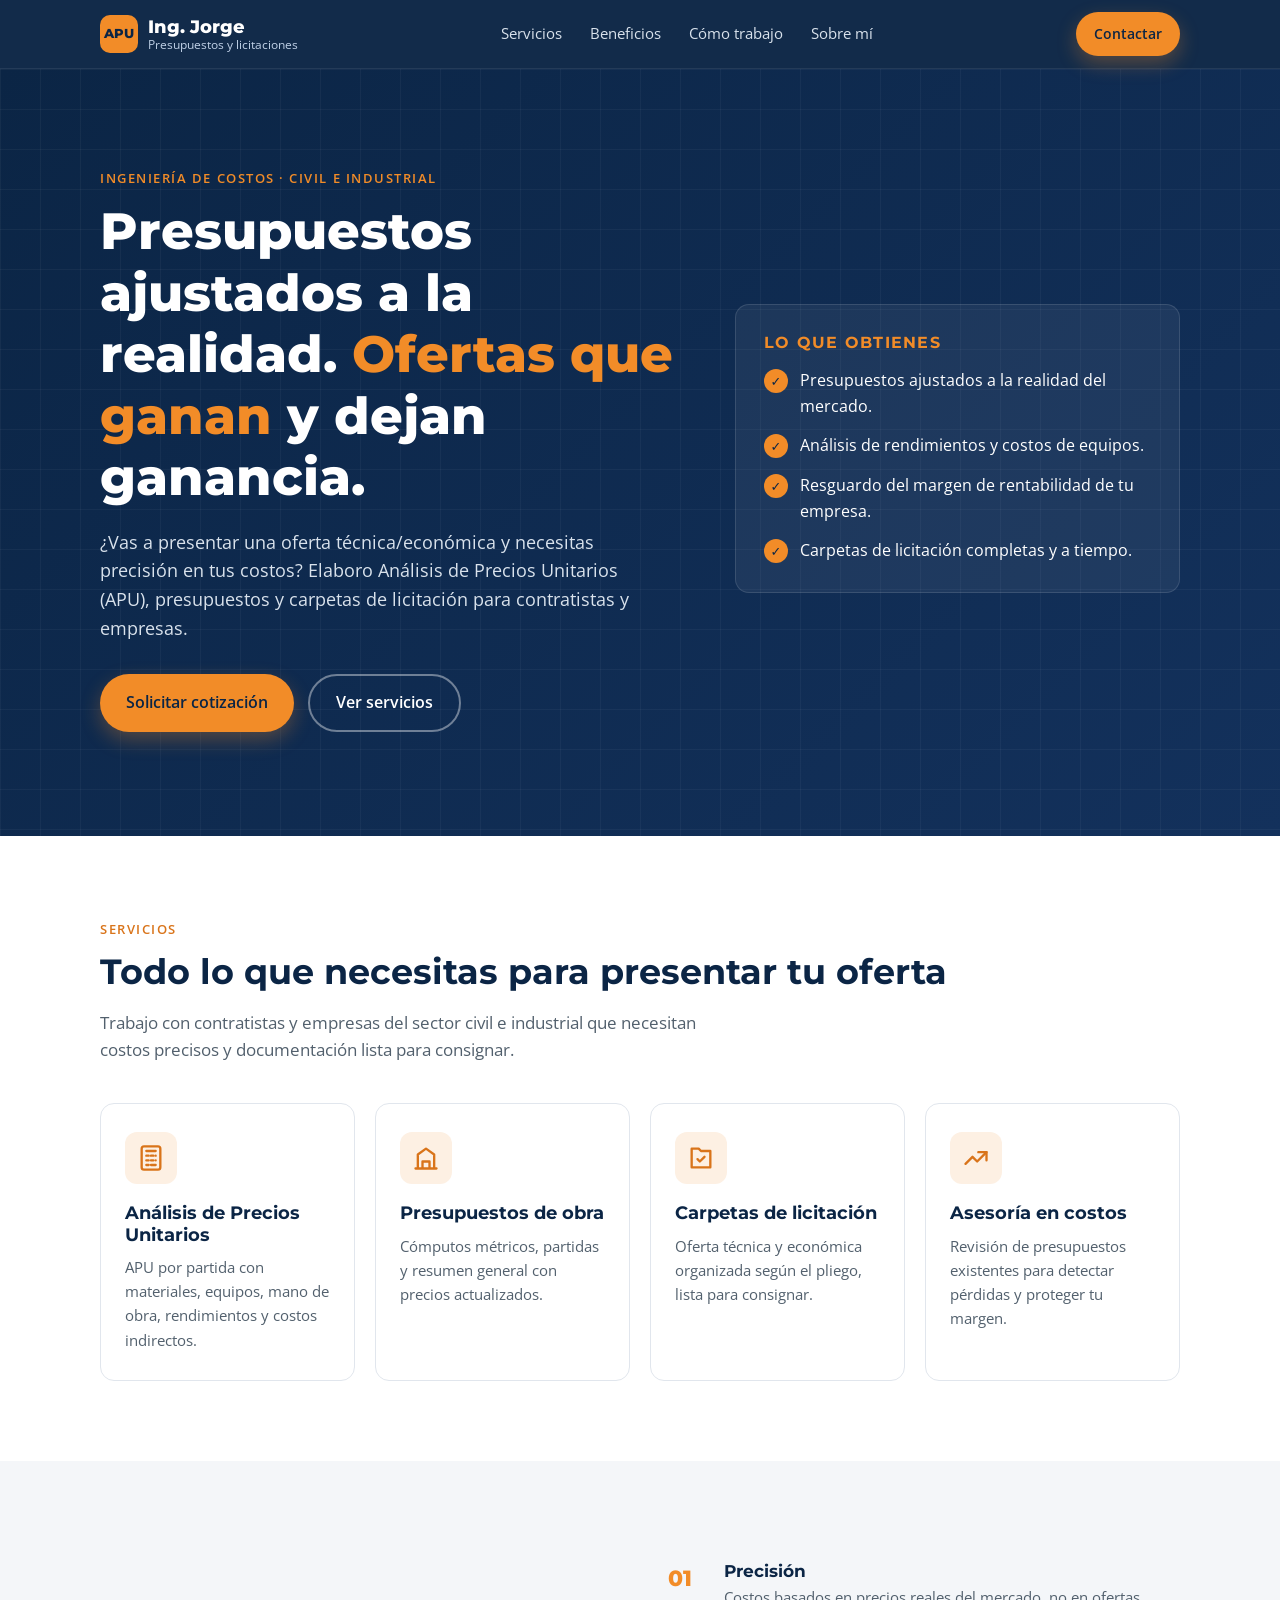
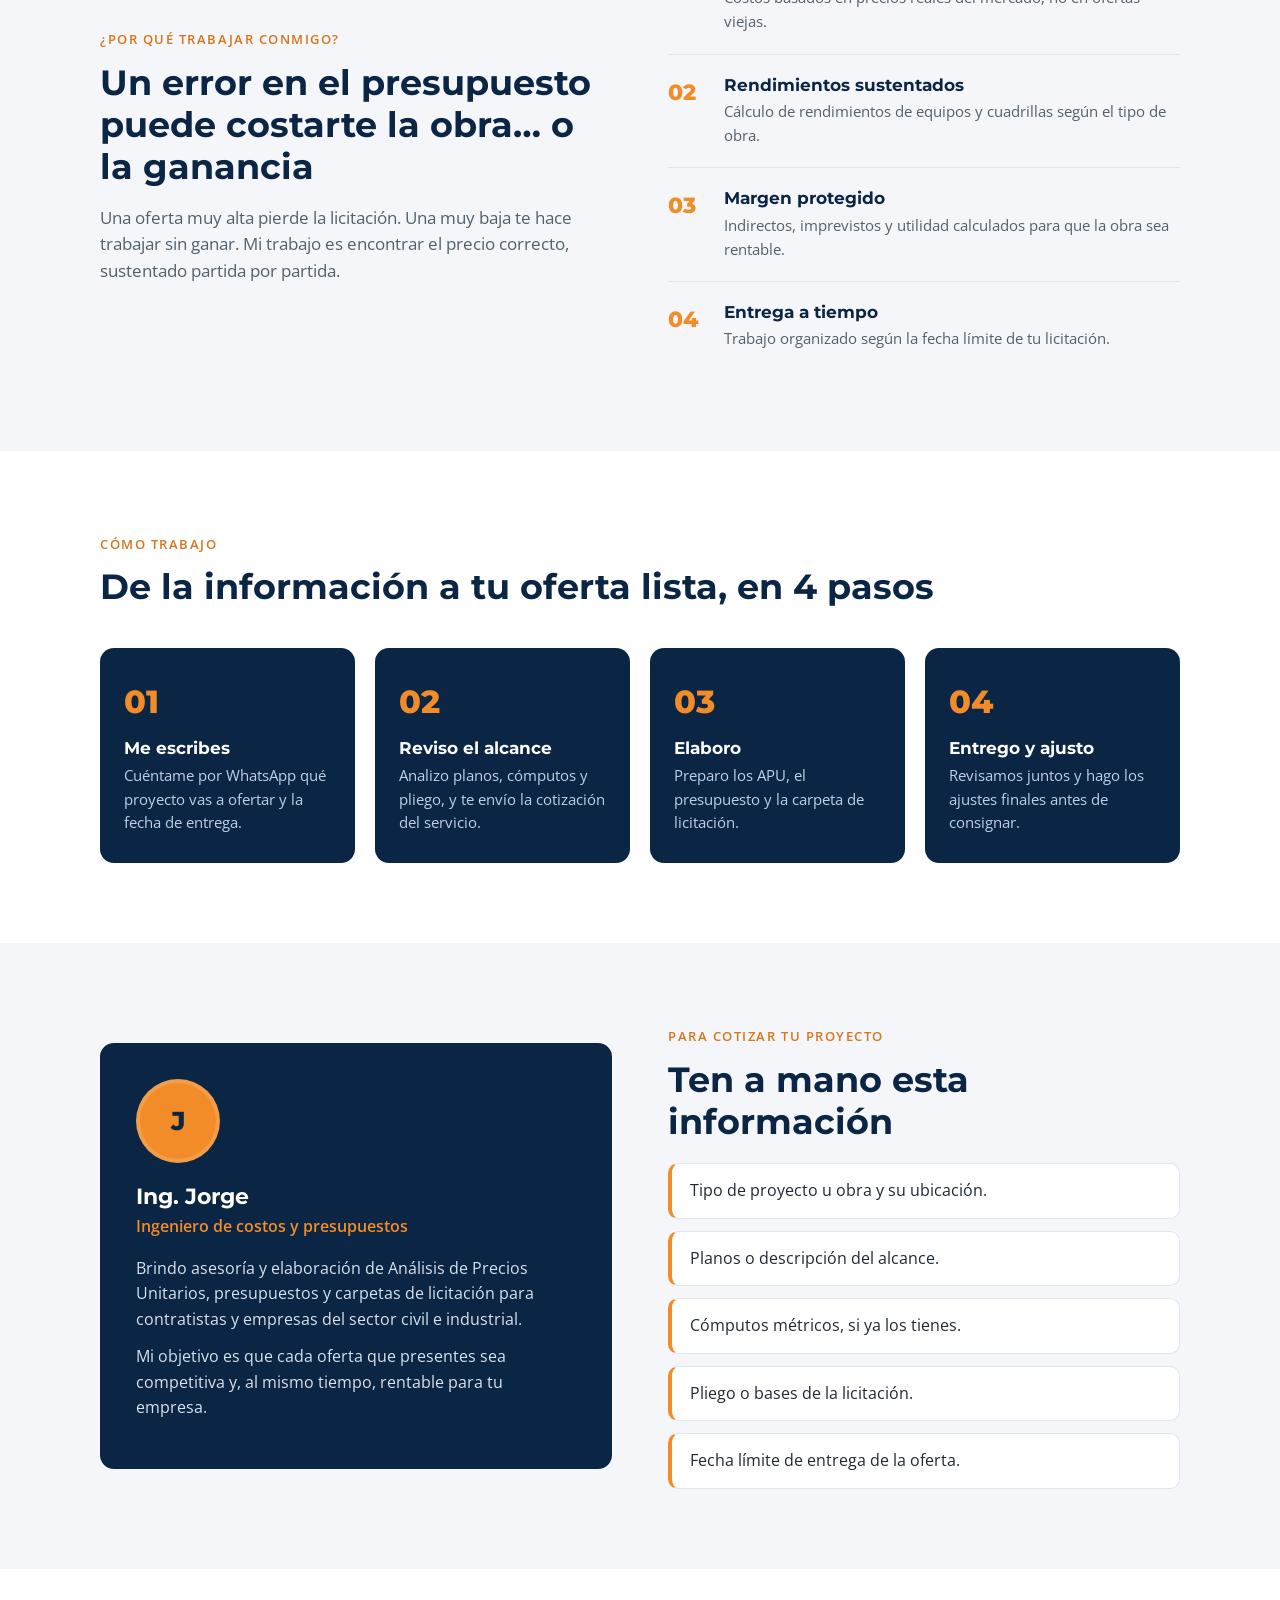
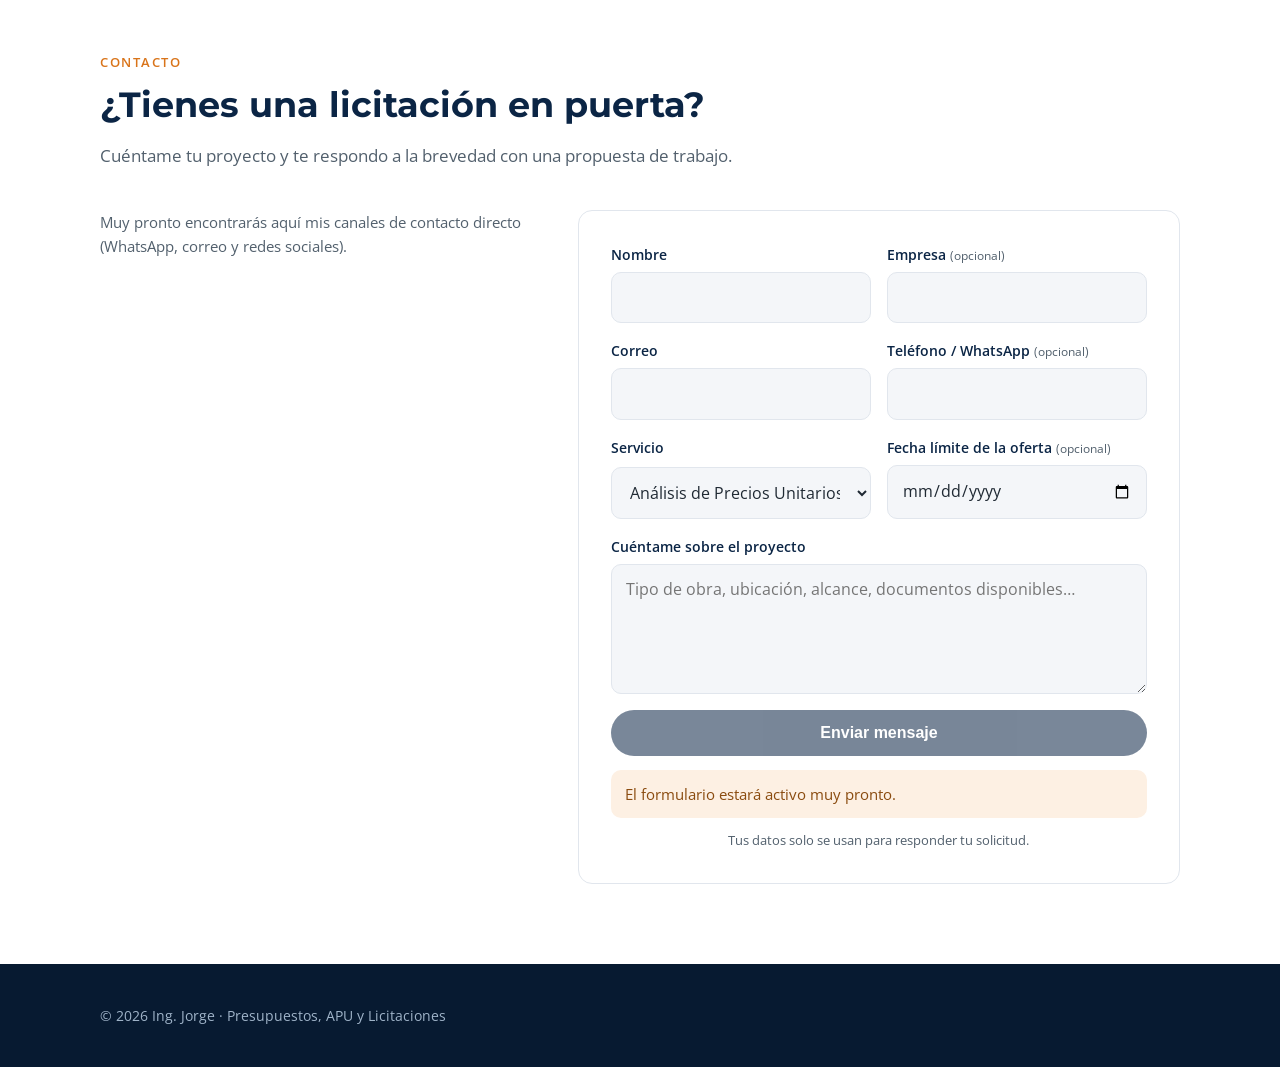
<file: index.html>
<!doctype html>
<html lang="es">
<head>
  <meta charset="utf-8">
  <meta name="viewport" content="width=device-width, initial-scale=1">
  <title>Ing. Jorge · Presupuestos y APU</title>
  <meta name="description" content="Elaboración de Análisis de Precios Unitarios (APU), presupuestos de obra y carpetas de licitación para contratistas del sector civil e industrial.">
  <meta property="og:title" content="Ing. Jorge · Presupuestos, APU y Licitaciones">
  <meta property="og:description" content="Presupuestos ajustados a la realidad. Ofertas que ganan y dejan ganancia. Cotiza por WhatsApp.">
  <meta property="og:type" content="website">
  <meta property="og:locale" content="es_VE">
  <meta name="theme-color" content="#0B2545">
  <link rel="icon" href="data:image/svg+xml,%3Csvg xmlns='http://www.w3.org/2000/svg' viewBox='0 0 64 64'%3E%3Crect width='64' height='64' rx='14' fill='%230B2545'/%3E%3Ctext x='32' y='42' font-family='Arial' font-weight='700' font-size='26' fill='%23F28C28' text-anchor='middle'%3EAPU%3C/text%3E%3C/svg%3E">
  <link rel="preconnect" href="https://fonts.googleapis.com">
  <link rel="preconnect" href="https://fonts.gstatic.com" crossorigin>
  <link href="https://fonts.googleapis.com/css2?family=Montserrat:wght@600;700;800&family=Open+Sans:wght@400;600&display=swap" rel="stylesheet">
  <link rel="stylesheet" href="assets/css/styles.css">
</head>
<body>

  <!-- Los datos de contacto, fotos y redes se configuran en assets/js/config.js -->
  <header>
    <div class="wrap nav">
      <a href="#inicio" class="brand">
        <span class="brand-mark">APU</span>
        <span><span data-site="nombreCompleto">Ing. Jorge</span><small>Presupuestos y licitaciones</small></span>
      </a>
      <ul>
        <li><a href="#servicios">Servicios</a></li>
        <li><a href="#beneficios">Beneficios</a></li>
        <li><a href="#proceso">Cómo trabajo</a></li>
        <li><a href="#sobre-mi">Sobre mí</a></li>
      </ul>
      <a class="btn btn-primary" href="#contacto">Contactar</a>
    </div>
  </header>

  <main>
    <section class="hero" id="inicio">
      <div class="wrap hero-grid">
        <div>
          <span class="eyebrow">Ingeniería de costos · Civil e industrial</span>
          <h1>Presupuestos ajustados a la realidad. <em>Ofertas que ganan</em> y dejan ganancia.</h1>
          <p>¿Vas a presentar una oferta técnica/económica y necesitas precisión en tus costos? Elaboro Análisis de Precios Unitarios (APU), presupuestos y carpetas de licitación para contratistas y empresas.</p>
          <div class="hero-actions">
            <a class="btn btn-primary" href="#contacto">Solicitar cotización</a>
            <a class="btn btn-ghost" href="#servicios">Ver servicios</a>
          </div>
        </div>
        <div class="hero-card">
          <h3>Lo que obtienes</h3>
          <ul class="check">
            <li>Presupuestos ajustados a la realidad del mercado.</li>
            <li>Análisis de rendimientos y costos de equipos.</li>
            <li>Resguardo del margen de rentabilidad de tu empresa.</li>
            <li>Carpetas de licitación completas y a tiempo.</li>
          </ul>
        </div>
      </div>
    </section>

    <section id="servicios">
      <div class="wrap">
        <span class="eyebrow">Servicios</span>
        <h2>Todo lo que necesitas para presentar tu oferta</h2>
        <p class="lead">Trabajo con contratistas y empresas del sector civil e industrial que necesitan costos precisos y documentación lista para consignar.</p>
        <div class="grid-4">
          <article class="card">
            <div class="icon"><svg viewBox="0 0 24 24" fill="none" stroke="currentColor" stroke-width="2" stroke-linecap="round" stroke-linejoin="round" aria-hidden="true"><rect x="4" y="2" width="16" height="20" rx="2"/><path d="M8 6h8M8 10h2M12 10h2M16 10h0M8 14h2M12 14h2M8 18h2M12 18h4M16 14v0"/></svg></div>
            <h3>Análisis de Precios Unitarios</h3>
            <p>APU por partida con materiales, equipos, mano de obra, rendimientos y costos indirectos.</p>
          </article>
          <article class="card">
            <div class="icon"><svg viewBox="0 0 24 24" fill="none" stroke="currentColor" stroke-width="2" stroke-linecap="round" stroke-linejoin="round" aria-hidden="true"><path d="M3 21h18M5 21V9l7-5 7 5v12M9 21v-6h6v6"/></svg></div>
            <h3>Presupuestos de obra</h3>
            <p>Cómputos métricos, partidas y resumen general con precios actualizados.</p>
          </article>
          <article class="card">
            <div class="icon"><svg viewBox="0 0 24 24" fill="none" stroke="currentColor" stroke-width="2" stroke-linecap="round" stroke-linejoin="round" aria-hidden="true"><path d="M4 4h6l2 2h8v14H4z"/><path d="M9 13l2 2 4-4"/></svg></div>
            <h3>Carpetas de licitación</h3>
            <p>Oferta técnica y económica organizada según el pliego, lista para consignar.</p>
          </article>
          <article class="card">
            <div class="icon"><svg viewBox="0 0 24 24" fill="none" stroke="currentColor" stroke-width="2" stroke-linecap="round" stroke-linejoin="round" aria-hidden="true"><path d="M3 17l6-6 4 4 8-8"/><path d="M14 7h7v7"/></svg></div>
            <h3>Asesoría en costos</h3>
            <p>Revisión de presupuestos existentes para detectar pérdidas y proteger tu margen.</p>
          </article>
        </div>
      </div>
    </section>

    <section class="soft" id="beneficios">
      <div class="wrap split">
        <div>
          <span class="eyebrow">¿Por qué trabajar conmigo?</span>
          <h2>Un error en el presupuesto puede costarte la obra… o la ganancia</h2>
          <p class="lead">Una oferta muy alta pierde la licitación. Una muy baja te hace trabajar sin ganar. Mi trabajo es encontrar el precio correcto, sustentado partida por partida.</p>
        </div>
        <div>
          <div class="benefit">
            <span class="benefit-num">01</span>
            <div><h3>Precisión</h3><p>Costos basados en precios reales del mercado, no en ofertas viejas.</p></div>
          </div>
          <div class="benefit">
            <span class="benefit-num">02</span>
            <div><h3>Rendimientos sustentados</h3><p>Cálculo de rendimientos de equipos y cuadrillas según el tipo de obra.</p></div>
          </div>
          <div class="benefit">
            <span class="benefit-num">03</span>
            <div><h3>Margen protegido</h3><p>Indirectos, imprevistos y utilidad calculados para que la obra sea rentable.</p></div>
          </div>
          <div class="benefit">
            <span class="benefit-num">04</span>
            <div><h3>Entrega a tiempo</h3><p>Trabajo organizado según la fecha límite de tu licitación.</p></div>
          </div>
        </div>
      </div>
    </section>

    <section id="proceso">
      <div class="wrap">
        <span class="eyebrow">Cómo trabajo</span>
        <h2>De la información a tu oferta lista, en 4 pasos</h2>
        <div class="steps">
          <div class="step"><h3>Me escribes</h3><p>Cuéntame por WhatsApp qué proyecto vas a ofertar y la fecha de entrega.</p></div>
          <div class="step"><h3>Reviso el alcance</h3><p>Analizo planos, cómputos y pliego, y te envío la cotización del servicio.</p></div>
          <div class="step"><h3>Elaboro</h3><p>Preparo los APU, el presupuesto y la carpeta de licitación.</p></div>
          <div class="step"><h3>Entrego y ajusto</h3><p>Revisamos juntos y hago los ajustes finales antes de consignar.</p></div>
        </div>
      </div>
    </section>
    <section class="soft" id="sobre-mi">
      <div class="wrap split">
        <div class="about-box">
          <!-- La foto se configura en assets/js/config.js; sin foto se muestran las iniciales -->
          <div class="avatar">J</div>
          <h3 data-site="nombreCompleto">Ing. Jorge</h3>
          <div class="role" data-site="cargo">Ingeniero de costos y presupuestos</div>
          <p>Brindo asesoría y elaboración de Análisis de Precios Unitarios, presupuestos y carpetas de licitación para contratistas y empresas del sector civil e industrial.</p>
          <p>Mi objetivo es que cada oferta que presentes sea competitiva y, al mismo tiempo, rentable para tu empresa.</p>
        </div>
        <div>
          <span class="eyebrow">Para cotizar tu proyecto</span>
          <h2>Ten a mano esta información</h2>
          <ul class="req">
            <li>Tipo de proyecto u obra y su ubicación.</li>
            <li>Planos o descripción del alcance.</li>
            <li>Cómputos métricos, si ya los tienes.</li>
            <li>Pliego o bases de la licitación.</li>
            <li>Fecha límite de entrega de la oferta.</li>
          </ul>
        </div>
      </div>
    </section>

    <section id="contacto">
      <div class="wrap">
        <span class="eyebrow">Contacto</span>
        <h2>¿Tienes una licitación en puerta?</h2>
        <p class="lead">Cuéntame tu proyecto y te respondo a la brevedad con una propuesta de trabajo.<span data-requires="ciudad"> Atención en <span data-site="ciudad"></span> y a distancia.</span></p>

        <div class="contact-grid">
          <div>
            <div class="channels" id="channels"></div>
            <p class="channels-empty" id="channels-empty">Muy pronto encontrarás aquí mis canales de contacto directo (WhatsApp, correo y redes sociales).</p>
          </div>

          <form class="form" id="contact-form">
            <div class="form-row">
              <div class="field">
                <label for="f-nombre">Nombre</label>
                <input id="f-nombre" name="nombre" type="text" autocomplete="name" required>
              </div>
              <div class="field">
                <label for="f-empresa">Empresa <small>(opcional)</small></label>
                <input id="f-empresa" name="empresa" type="text" autocomplete="organization">
              </div>
            </div>
            <div class="form-row">
              <div class="field">
                <label for="f-email">Correo</label>
                <input id="f-email" name="email" type="email" autocomplete="email" required>
              </div>
              <div class="field">
                <label for="f-telefono">Teléfono / WhatsApp <small>(opcional)</small></label>
                <input id="f-telefono" name="telefono" type="tel" autocomplete="tel">
              </div>
            </div>
            <div class="form-row">
              <div class="field">
                <label for="f-servicio">Servicio</label>
                <select id="f-servicio" name="servicio">
                  <option>Análisis de Precios Unitarios (APU)</option>
                  <option>Presupuesto de obra</option>
                  <option>Carpeta de licitación</option>
                  <option>Asesoría en costos</option>
                  <option>Otro</option>
                </select>
              </div>
              <div class="field">
                <label for="f-fecha">Fecha límite de la oferta <small>(opcional)</small></label>
                <input id="f-fecha" name="fecha_limite" type="date">
              </div>
            </div>
            <div class="field">
              <label for="f-mensaje">Cuéntame sobre el proyecto</label>
              <textarea id="f-mensaje" name="mensaje" required placeholder="Tipo de obra, ubicación, alcance, documentos disponibles…"></textarea>
            </div>
            <input class="hp" type="text" name="_honey" tabindex="-1" autocomplete="off" aria-hidden="true">
            <button class="btn btn-navy" type="submit">Enviar mensaje</button>
            <div class="form-status" id="form-status" role="status" hidden></div>
            <p class="form-note">Tus datos solo se usan para responder tu solicitud.</p>
          </form>
        </div>
      </div>
    </section>
  </main>

  <footer>
    <div class="wrap foot">
      <div>© <span id="year">2026</span> <span data-site="nombreCompleto">Ing. Jorge</span> · Presupuestos, APU y Licitaciones</div>
      <div class="social" id="social"></div>
    </div>
  </footer>

  <a class="wa-float" href="#contacto" data-wa data-requires="whatsapp" target="_blank" rel="noopener" aria-label="Escribir por WhatsApp" hidden>
    <svg viewBox="0 0 24 24" fill="currentColor" aria-hidden="true"><path d="M17.47 14.38c-.3-.15-1.75-.86-2.02-.96-.27-.1-.47-.15-.67.15-.2.3-.77.96-.94 1.16-.17.2-.35.22-.64.07-.3-.15-1.25-.46-2.38-1.47-.88-.79-1.47-1.76-1.65-2.06-.17-.3-.02-.46.13-.6.13-.13.3-.35.45-.52.15-.17.2-.3.3-.5.1-.2.05-.37-.03-.52-.07-.15-.67-1.61-.92-2.2-.24-.58-.49-.5-.67-.51h-.57c-.2 0-.52.07-.79.37-.27.3-1.04 1.02-1.04 2.48s1.07 2.88 1.21 3.07c.15.2 2.1 3.2 5.08 4.49.71.31 1.26.49 1.69.63.71.22 1.36.19 1.87.12.57-.09 1.75-.72 2-1.41.25-.69.25-1.29.17-1.41-.07-.12-.27-.2-.57-.35M12.05 21.5h-.01a9.4 9.4 0 0 1-4.8-1.32l-.34-.2-3.56.94.95-3.48-.22-.36a9.4 9.4 0 0 1-1.44-5.02c0-5.2 4.24-9.43 9.44-9.43 2.52 0 4.89.98 6.67 2.77a9.37 9.37 0 0 1 2.76 6.67c0 5.2-4.24 9.43-9.45 9.43m8.04-17.47A11.3 11.3 0 0 0 12.05.7C5.78.7.68 5.8.67 12.06c0 2 .52 3.96 1.52 5.68L.57 23.3l5.7-1.5a11.3 11.3 0 0 0 5.78 1.47h.01c6.26 0 11.36-5.1 11.37-11.36 0-3.04-1.18-5.89-3.33-8.04"/></svg>
  </a>

  <script src="assets/js/config.js"></script>
  <script src="assets/js/main.js"></script>
</body>
</html>
</file>
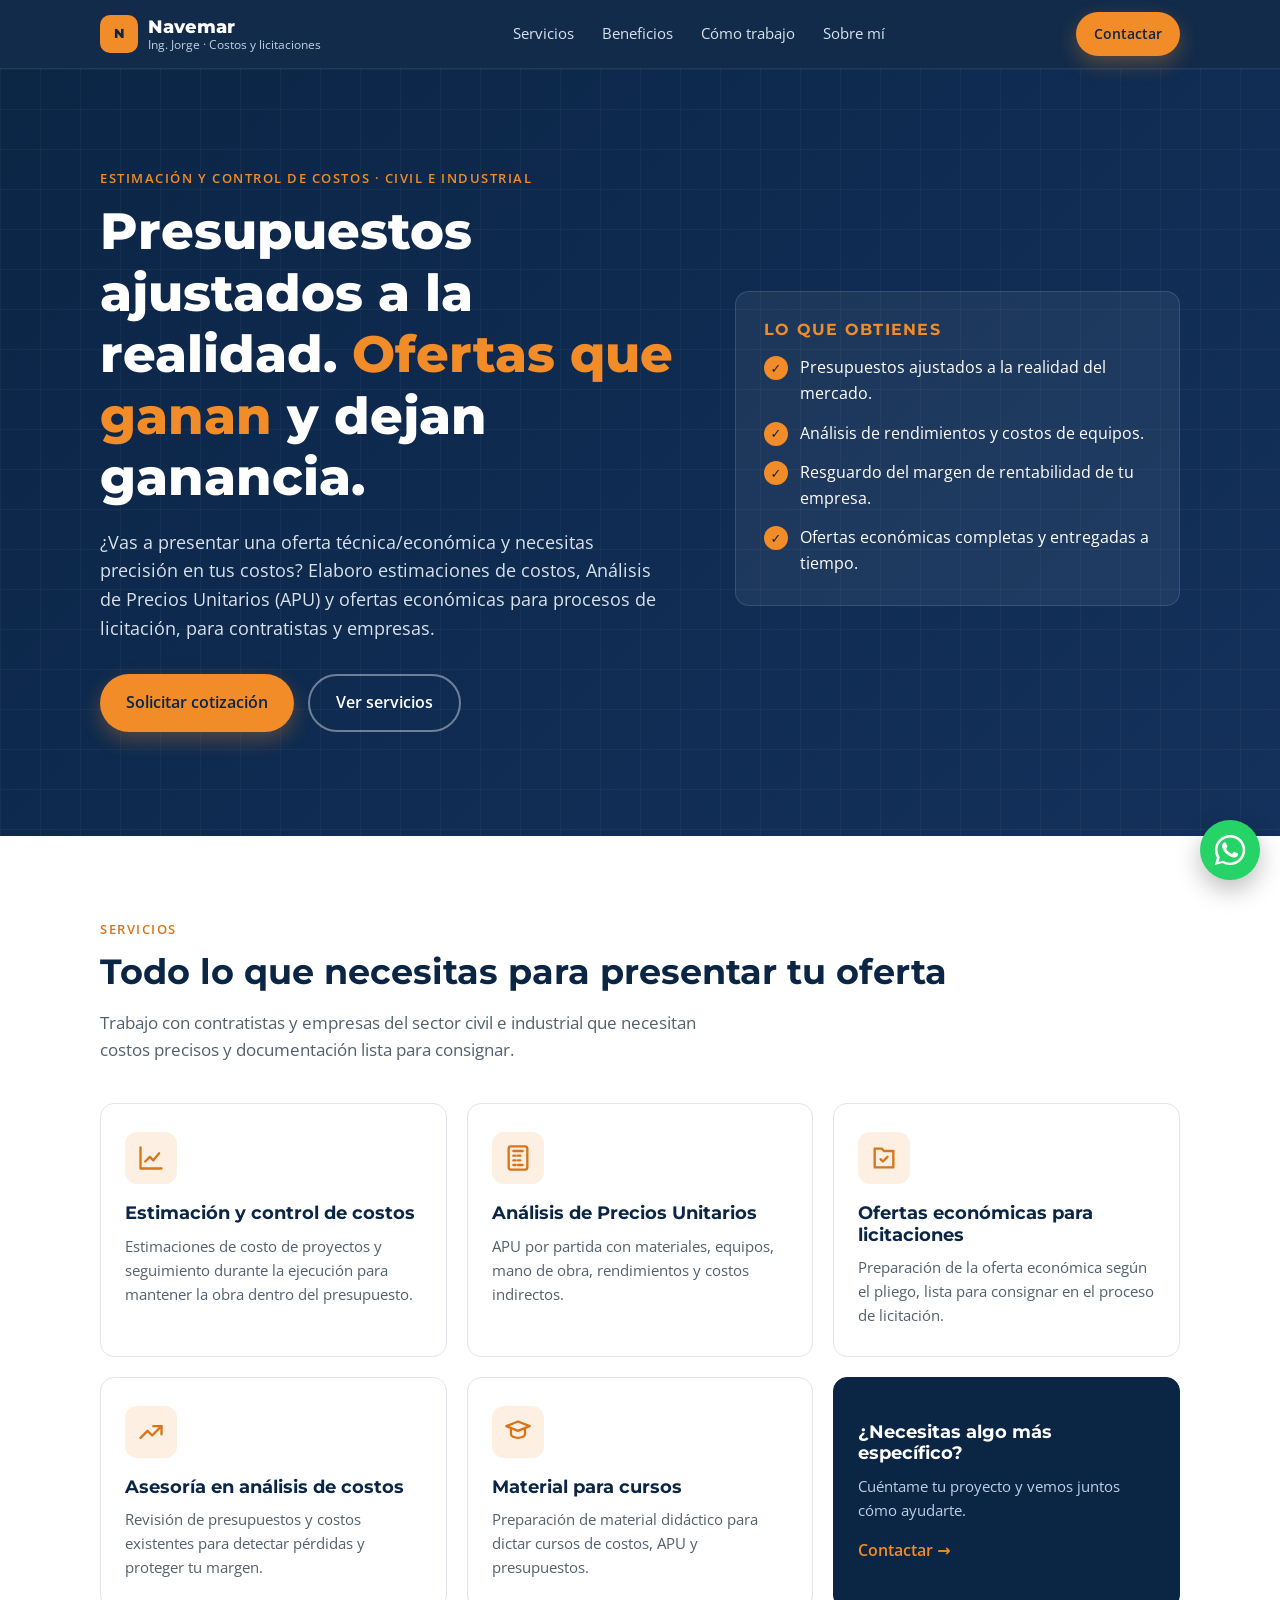
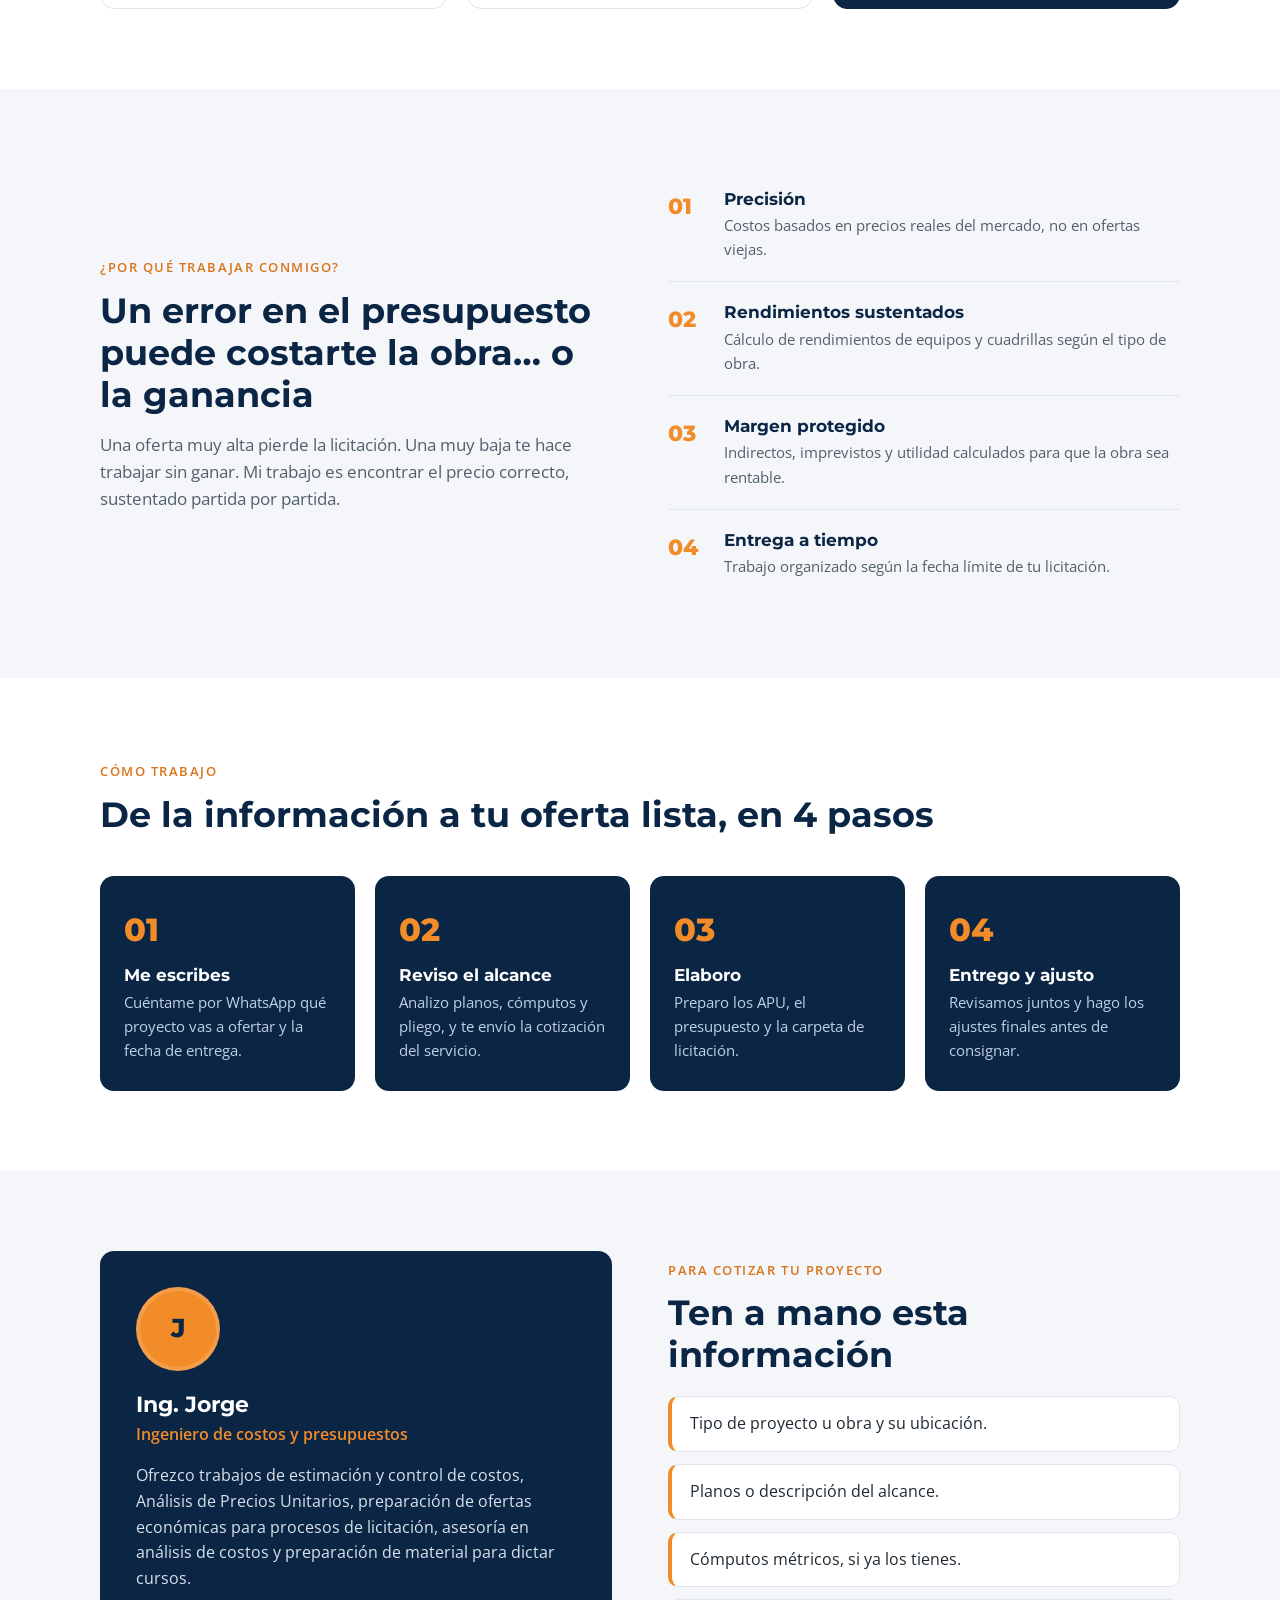
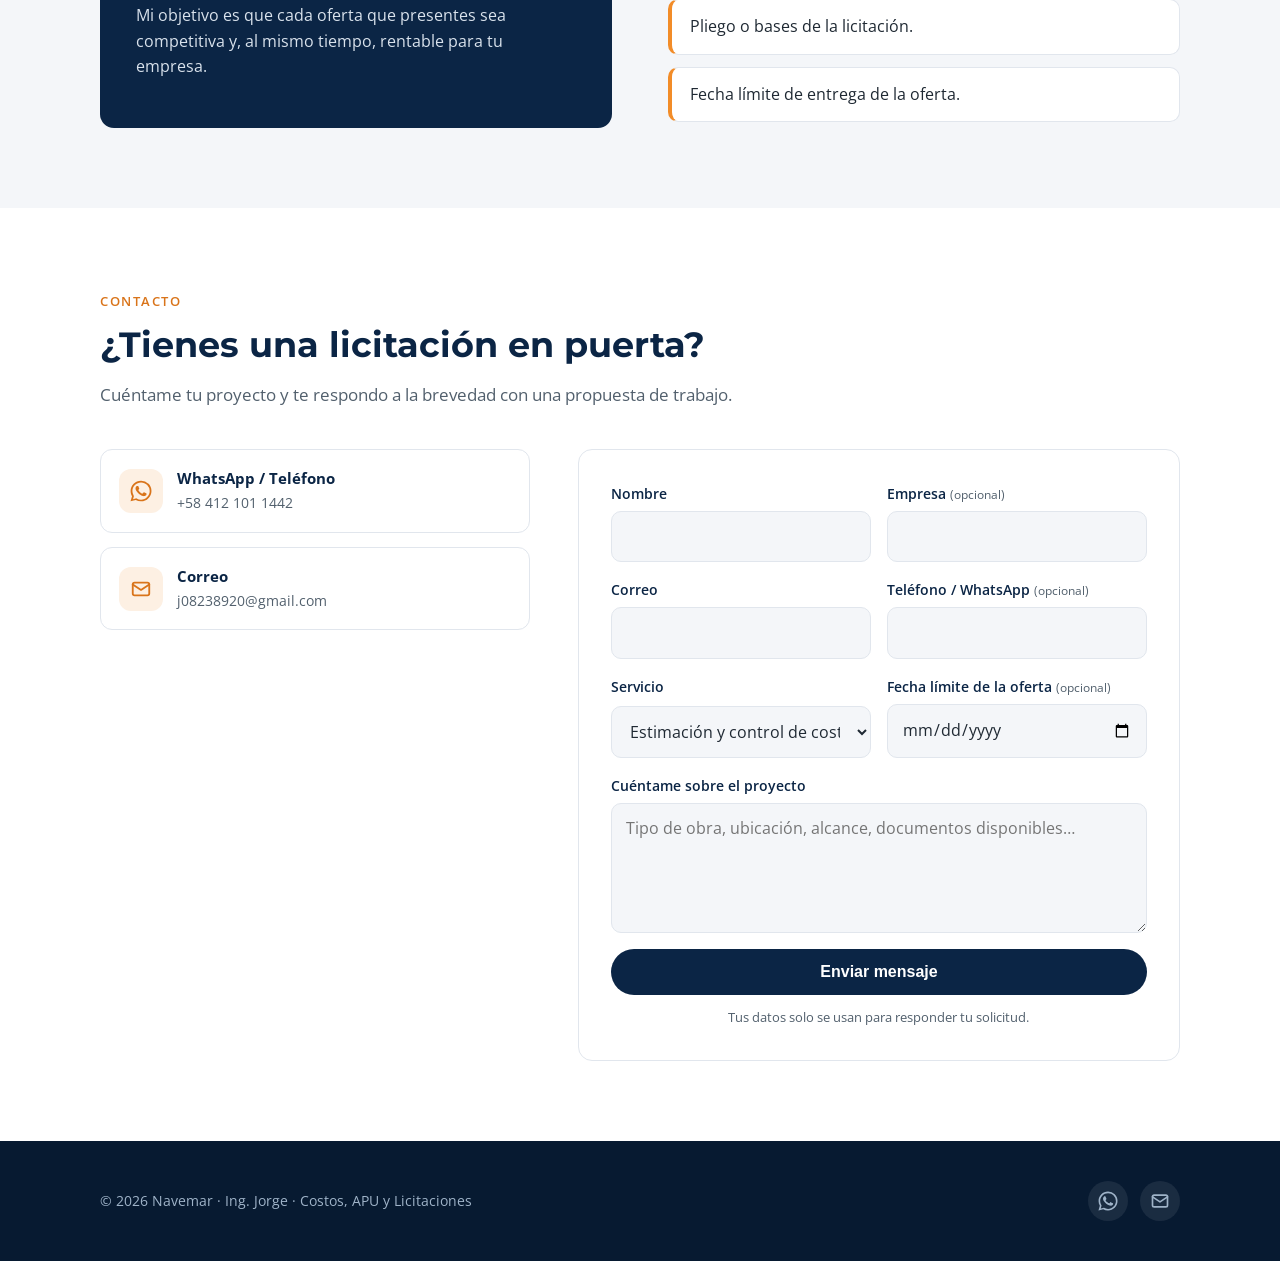
<file: public/index.html>
<!doctype html>
<html lang="es">
<head>
  <meta charset="utf-8">
  <meta name="viewport" content="width=device-width, initial-scale=1">
  <title>Navemar · Costos, APU y Licitaciones</title>
  <meta name="description" content="Navemar: estimación y control de costos, Análisis de Precios Unitarios (APU), ofertas económicas para licitaciones, asesoría en costos y material para cursos.">
  <meta property="og:title" content="Navemar · Costos, APU y Licitaciones">
  <meta property="og:description" content="Presupuestos ajustados a la realidad. Ofertas que ganan y dejan ganancia. Cotiza por WhatsApp.">
  <meta property="og:type" content="website">
  <meta property="og:locale" content="es_VE">
  <meta name="theme-color" content="#0B2545">
  <link rel="icon" href="data:image/svg+xml,%3Csvg xmlns='http://www.w3.org/2000/svg' viewBox='0 0 64 64'%3E%3Crect width='64' height='64' rx='14' fill='%230B2545'/%3E%3Ctext x='32' y='44' font-family='Arial' font-weight='700' font-size='34' fill='%23F28C28' text-anchor='middle'%3EN%3C/text%3E%3C/svg%3E">
  <link rel="preconnect" href="https://fonts.googleapis.com">
  <link rel="preconnect" href="https://fonts.gstatic.com" crossorigin>
  <link href="https://fonts.googleapis.com/css2?family=Montserrat:wght@600;700;800&family=Open+Sans:wght@400;600&display=swap" rel="stylesheet">
  <link rel="stylesheet" href="assets/css/styles.css">
</head>
<body>

  <!-- Los datos de contacto, fotos y redes se configuran en assets/js/config.js -->
  <header>
    <div class="wrap nav">
      <a href="#inicio" class="brand">
        <span class="brand-mark">N</span>
        <span><span data-site="empresa">Navemar</span><small><span data-site="nombreCompleto">Ing. Jorge</span> · Costos y licitaciones</small></span>
      </a>
      <ul>
        <li><a href="#servicios">Servicios</a></li>
        <li><a href="#beneficios">Beneficios</a></li>
        <li><a href="#proceso">Cómo trabajo</a></li>
        <li><a href="#sobre-mi">Sobre mí</a></li>
      </ul>
      <a class="btn btn-primary" href="#contacto">Contactar</a>
    </div>
  </header>

  <main>
    <section class="hero" id="inicio">
      <div class="wrap hero-grid">
        <div>
          <span class="eyebrow">Estimación y control de costos · Civil e industrial</span>
          <h1>Presupuestos ajustados a la realidad. <em>Ofertas que ganan</em> y dejan ganancia.</h1>
          <p>¿Vas a presentar una oferta técnica/económica y necesitas precisión en tus costos? Elaboro estimaciones de costos, Análisis de Precios Unitarios (APU) y ofertas económicas para procesos de licitación, para contratistas y empresas.</p>
          <div class="hero-actions">
            <a class="btn btn-primary" href="#contacto">Solicitar cotización</a>
            <a class="btn btn-ghost" href="#servicios">Ver servicios</a>
          </div>
        </div>
        <div class="hero-card">
          <h3>Lo que obtienes</h3>
          <ul class="check">
            <li>Presupuestos ajustados a la realidad del mercado.</li>
            <li>Análisis de rendimientos y costos de equipos.</li>
            <li>Resguardo del margen de rentabilidad de tu empresa.</li>
            <li>Ofertas económicas completas y entregadas a tiempo.</li>
          </ul>
        </div>
      </div>
    </section>

    <section id="servicios">
      <div class="wrap">
        <span class="eyebrow">Servicios</span>
        <h2>Todo lo que necesitas para presentar tu oferta</h2>
        <p class="lead">Trabajo con contratistas y empresas del sector civil e industrial que necesitan costos precisos y documentación lista para consignar.</p>
        <div class="grid-3">
          <article class="card">
            <div class="icon"><svg viewBox="0 0 24 24" fill="none" stroke="currentColor" stroke-width="2" stroke-linecap="round" stroke-linejoin="round" aria-hidden="true"><path d="M3 3v18h18"/><path d="M7 15l4-4 3 3 5-6"/></svg></div>
            <h3>Estimación y control de costos</h3>
            <p>Estimaciones de costo de proyectos y seguimiento durante la ejecución para mantener la obra dentro del presupuesto.</p>
          </article>
          <article class="card">
            <div class="icon"><svg viewBox="0 0 24 24" fill="none" stroke="currentColor" stroke-width="2" stroke-linecap="round" stroke-linejoin="round" aria-hidden="true"><rect x="4" y="2" width="16" height="20" rx="2"/><path d="M8 6h8M8 10h2M12 10h2M8 14h2M12 14h2M8 18h2M12 18h4"/></svg></div>
            <h3>Análisis de Precios Unitarios</h3>
            <p>APU por partida con materiales, equipos, mano de obra, rendimientos y costos indirectos.</p>
          </article>
          <article class="card">
            <div class="icon"><svg viewBox="0 0 24 24" fill="none" stroke="currentColor" stroke-width="2" stroke-linecap="round" stroke-linejoin="round" aria-hidden="true"><path d="M4 4h6l2 2h8v14H4z"/><path d="M9 13l2 2 4-4"/></svg></div>
            <h3>Ofertas económicas para licitaciones</h3>
            <p>Preparación de la oferta económica según el pliego, lista para consignar en el proceso de licitación.</p>
          </article>
          <article class="card">
            <div class="icon"><svg viewBox="0 0 24 24" fill="none" stroke="currentColor" stroke-width="2" stroke-linecap="round" stroke-linejoin="round" aria-hidden="true"><path d="M3 17l6-6 4 4 8-8"/><path d="M14 7h7v7"/></svg></div>
            <h3>Asesoría en análisis de costos</h3>
            <p>Revisión de presupuestos y costos existentes para detectar pérdidas y proteger tu margen.</p>
          </article>
          <article class="card">
            <div class="icon"><svg viewBox="0 0 24 24" fill="none" stroke="currentColor" stroke-width="2" stroke-linecap="round" stroke-linejoin="round" aria-hidden="true"><path d="M2 7l10-4 10 4-10 4z"/><path d="M6 9v5c0 1.7 2.7 3 6 3s6-1.3 6-3V9"/></svg></div>
            <h3>Material para cursos</h3>
            <p>Preparación de material didáctico para dictar cursos de costos, APU y presupuestos.</p>
          </article>
          <a class="card card-cta" href="#contacto">
            <h3>¿Necesitas algo más específico?</h3>
            <p>Cuéntame tu proyecto y vemos juntos cómo ayudarte.</p>
            <span class="card-link">Contactar →</span>
          </a>
        </div>
      </div>
    </section>

    <section class="soft" id="beneficios">
      <div class="wrap split">
        <div>
          <span class="eyebrow">¿Por qué trabajar conmigo?</span>
          <h2>Un error en el presupuesto puede costarte la obra… o la ganancia</h2>
          <p class="lead">Una oferta muy alta pierde la licitación. Una muy baja te hace trabajar sin ganar. Mi trabajo es encontrar el precio correcto, sustentado partida por partida.</p>
        </div>
        <div>
          <div class="benefit">
            <span class="benefit-num">01</span>
            <div><h3>Precisión</h3><p>Costos basados en precios reales del mercado, no en ofertas viejas.</p></div>
          </div>
          <div class="benefit">
            <span class="benefit-num">02</span>
            <div><h3>Rendimientos sustentados</h3><p>Cálculo de rendimientos de equipos y cuadrillas según el tipo de obra.</p></div>
          </div>
          <div class="benefit">
            <span class="benefit-num">03</span>
            <div><h3>Margen protegido</h3><p>Indirectos, imprevistos y utilidad calculados para que la obra sea rentable.</p></div>
          </div>
          <div class="benefit">
            <span class="benefit-num">04</span>
            <div><h3>Entrega a tiempo</h3><p>Trabajo organizado según la fecha límite de tu licitación.</p></div>
          </div>
        </div>
      </div>
    </section>

    <section id="proceso">
      <div class="wrap">
        <span class="eyebrow">Cómo trabajo</span>
        <h2>De la información a tu oferta lista, en 4 pasos</h2>
        <div class="steps">
          <div class="step"><h3>Me escribes</h3><p>Cuéntame por WhatsApp qué proyecto vas a ofertar y la fecha de entrega.</p></div>
          <div class="step"><h3>Reviso el alcance</h3><p>Analizo planos, cómputos y pliego, y te envío la cotización del servicio.</p></div>
          <div class="step"><h3>Elaboro</h3><p>Preparo los APU, el presupuesto y la carpeta de licitación.</p></div>
          <div class="step"><h3>Entrego y ajusto</h3><p>Revisamos juntos y hago los ajustes finales antes de consignar.</p></div>
        </div>
      </div>
    </section>
    <section class="soft" id="sobre-mi">
      <div class="wrap split">
        <div class="about-box">
          <!-- La foto se configura en assets/js/config.js; sin foto se muestran las iniciales -->
          <div class="avatar">J</div>
          <h3 data-site="nombreCompleto">Ing. Jorge</h3>
          <div class="role" data-site="cargo">Ingeniero de costos y presupuestos</div>
          <p>Ofrezco trabajos de estimación y control de costos, Análisis de Precios Unitarios, preparación de ofertas económicas para procesos de licitación, asesoría en análisis de costos y preparación de material para dictar cursos.</p>
          <p>Mi objetivo es que cada oferta que presentes sea competitiva y, al mismo tiempo, rentable para tu empresa.</p>
        </div>
        <div>
          <span class="eyebrow">Para cotizar tu proyecto</span>
          <h2>Ten a mano esta información</h2>
          <ul class="req">
            <li>Tipo de proyecto u obra y su ubicación.</li>
            <li>Planos o descripción del alcance.</li>
            <li>Cómputos métricos, si ya los tienes.</li>
            <li>Pliego o bases de la licitación.</li>
            <li>Fecha límite de entrega de la oferta.</li>
          </ul>
        </div>
      </div>
    </section>

    <section id="contacto">
      <div class="wrap">
        <span class="eyebrow">Contacto</span>
        <h2>¿Tienes una licitación en puerta?</h2>
        <p class="lead">Cuéntame tu proyecto y te respondo a la brevedad con una propuesta de trabajo.<span data-requires="ciudad"> Atención en <span data-site="ciudad"></span> y a distancia.</span></p>

        <div class="contact-grid">
          <div>
            <div class="channels" id="channels"></div>
            <p class="channels-empty" id="channels-empty">Muy pronto encontrarás aquí mis canales de contacto directo (WhatsApp y correo).</p>
          </div>

          <form class="form" id="contact-form">
            <div class="form-row">
              <div class="field">
                <label for="f-nombre">Nombre</label>
                <input id="f-nombre" name="nombre" type="text" autocomplete="name" required>
              </div>
              <div class="field">
                <label for="f-empresa">Empresa <small>(opcional)</small></label>
                <input id="f-empresa" name="empresa" type="text" autocomplete="organization">
              </div>
            </div>
            <div class="form-row">
              <div class="field">
                <label for="f-email">Correo</label>
                <input id="f-email" name="email" type="email" autocomplete="email" required>
              </div>
              <div class="field">
                <label for="f-telefono">Teléfono / WhatsApp <small>(opcional)</small></label>
                <input id="f-telefono" name="telefono" type="tel" autocomplete="tel">
              </div>
            </div>
            <div class="form-row">
              <div class="field">
                <label for="f-servicio">Servicio</label>
                <select id="f-servicio" name="servicio">
                  <option>Estimación y control de costos</option>
                  <option>Análisis de Precios Unitarios (APU)</option>
                  <option>Oferta económica para licitación</option>
                  <option>Asesoría en análisis de costos</option>
                  <option>Material para cursos</option>
                  <option>Otro</option>
                </select>
              </div>
              <div class="field">
                <label for="f-fecha">Fecha límite de la oferta <small>(opcional)</small></label>
                <input id="f-fecha" name="fecha_limite" type="date">
              </div>
            </div>
            <div class="field">
              <label for="f-mensaje">Cuéntame sobre el proyecto</label>
              <textarea id="f-mensaje" name="mensaje" required placeholder="Tipo de obra, ubicación, alcance, documentos disponibles…"></textarea>
            </div>
            <input class="hp" type="text" name="_honey" tabindex="-1" autocomplete="off" aria-hidden="true">
            <button class="btn btn-navy" type="submit">Enviar mensaje</button>
            <div class="form-status" id="form-status" role="status" hidden></div>
            <p class="form-note">Tus datos solo se usan para responder tu solicitud.</p>
          </form>
        </div>
      </div>
    </section>
  </main>

  <footer>
    <div class="wrap foot">
      <div>© <span id="year">2026</span> <span data-site="empresa">Navemar</span> · <span data-site="nombreCompleto">Ing. Jorge</span> · Costos, APU y Licitaciones</div>
      <div class="social" id="social"></div>
    </div>
  </footer>

  <a class="wa-float" href="#contacto" data-wa data-requires="whatsapp" target="_blank" rel="noopener" aria-label="Escribir por WhatsApp" hidden>
    <svg viewBox="0 0 24 24" fill="currentColor" aria-hidden="true"><path d="M17.47 14.38c-.3-.15-1.75-.86-2.02-.96-.27-.1-.47-.15-.67.15-.2.3-.77.96-.94 1.16-.17.2-.35.22-.64.07-.3-.15-1.25-.46-2.38-1.47-.88-.79-1.47-1.76-1.65-2.06-.17-.3-.02-.46.13-.6.13-.13.3-.35.45-.52.15-.17.2-.3.3-.5.1-.2.05-.37-.03-.52-.07-.15-.67-1.61-.92-2.2-.24-.58-.49-.5-.67-.51h-.57c-.2 0-.52.07-.79.37-.27.3-1.04 1.02-1.04 2.48s1.07 2.88 1.21 3.07c.15.2 2.1 3.2 5.08 4.49.71.31 1.26.49 1.69.63.71.22 1.36.19 1.87.12.57-.09 1.75-.72 2-1.41.25-.69.25-1.29.17-1.41-.07-.12-.27-.2-.57-.35M12.05 21.5h-.01a9.4 9.4 0 0 1-4.8-1.32l-.34-.2-3.56.94.95-3.48-.22-.36a9.4 9.4 0 0 1-1.44-5.02c0-5.2 4.24-9.43 9.44-9.43 2.52 0 4.89.98 6.67 2.77a9.37 9.37 0 0 1 2.76 6.67c0 5.2-4.24 9.43-9.45 9.43m8.04-17.47A11.3 11.3 0 0 0 12.05.7C5.78.7.68 5.8.67 12.06c0 2 .52 3.96 1.52 5.68L.57 23.3l5.7-1.5a11.3 11.3 0 0 0 5.78 1.47h.01c6.26 0 11.36-5.1 11.37-11.36 0-3.04-1.18-5.89-3.33-8.04"/></svg>
  </a>

  <script src="assets/js/config.js"></script>
  <script src="assets/js/main.js"></script>
</body>
</html>
</file>
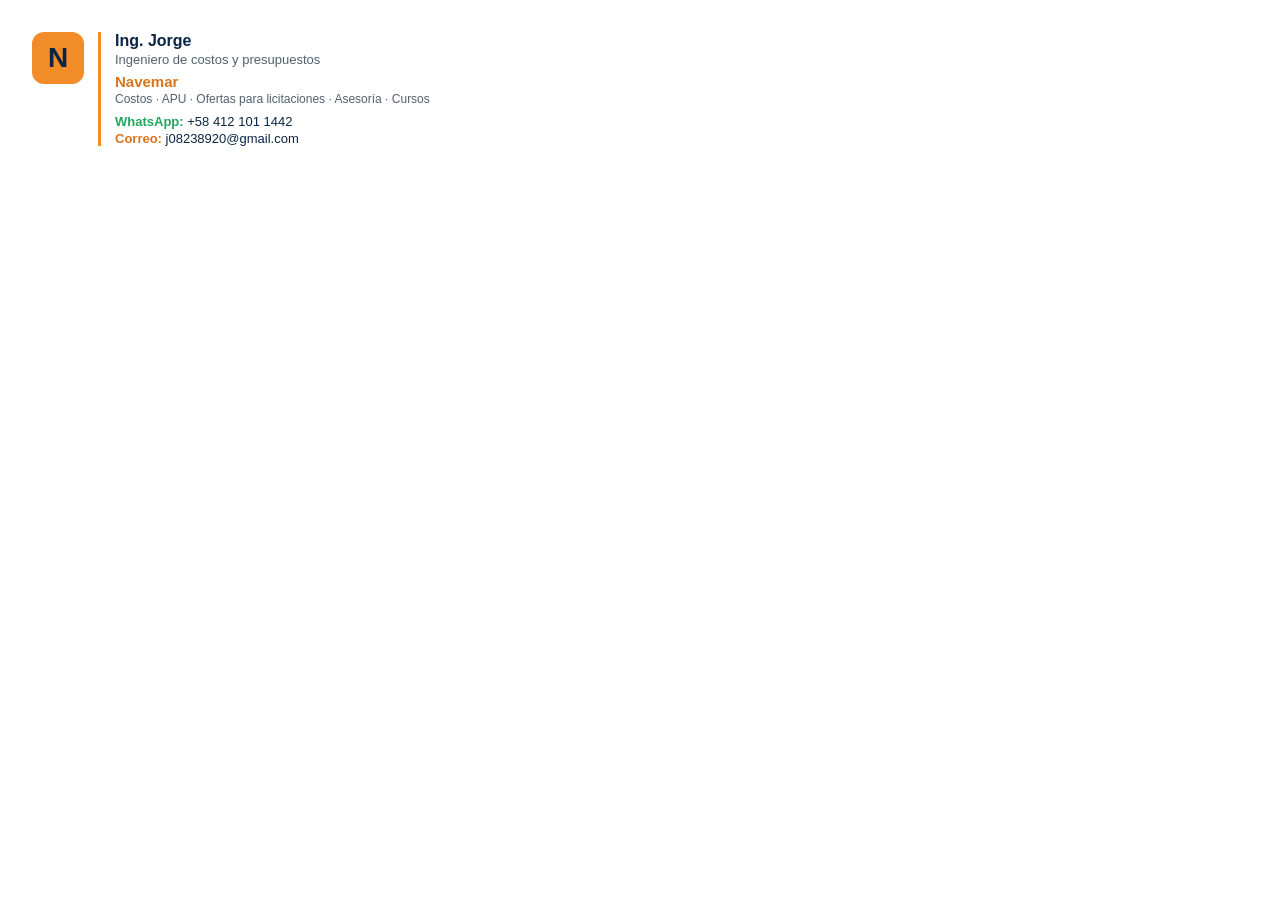
<file: paquete/firma-correo.html>
<!doctype html>
<html lang="es">
<head>
  <meta charset="utf-8">
  <meta name="viewport" content="width=device-width, initial-scale=1">
  <title>Firma de correo · Navemar</title>
</head>
<body style="font-family: Arial, Helvetica, sans-serif; padding: 24px; background: #ffffff;">
  <!-- Copia todo lo que está debajo de esta línea (Ctrl+A, Ctrl+C) y pégalo en la firma de Gmail -->
  <table cellpadding="0" cellspacing="0" border="0" style="font-family: Arial, Helvetica, sans-serif; color: #1F2933;">
    <tr>
      <td style="vertical-align: top; padding-right: 14px;">
        <table cellpadding="0" cellspacing="0" border="0">
          <tr>
            <td width="52" height="52" align="center" valign="middle" style="width: 52px; height: 52px; background: #F28C28; border-radius: 12px; color: #0B2545; font-size: 28px; font-weight: bold; font-family: Arial, Helvetica, sans-serif;">N</td>
          </tr>
        </table>
      </td>
      <td style="vertical-align: top; border-left: 3px solid #F28C28; padding-left: 14px;">
        <div style="font-size: 16px; font-weight: bold; color: #0B2545;">Ing. Jorge</div>
        <div style="font-size: 13px; color: #52606D; margin-top: 2px;">Ingeniero de costos y presupuestos</div>
        <div style="font-size: 15px; font-weight: bold; color: #D9741A; margin-top: 6px;">Navemar</div>
        <div style="font-size: 12px; color: #52606D; margin-top: 2px;">Costos · APU · Ofertas para licitaciones · Asesoría · Cursos</div>
        <div style="font-size: 13px; margin-top: 8px;">
          <a href="https://wa.me/584121011442" style="color: #0B2545; text-decoration: none;"><b style="color: #25A55F;">WhatsApp:</b> +58 412 101 1442</a>
        </div>
        <div style="font-size: 13px; margin-top: 2px;">
          <a href="mailto:j08238920@gmail.com" style="color: #0B2545; text-decoration: none;"><b style="color: #D9741A;">Correo:</b> j08238920@gmail.com</a>
        </div>
      </td>
    </tr>
  </table>
</body>
</html>
</file>
<file: assets/css/styles.css>
:root {
  --navy: #0B2545;
  --navy-2: #13315C;
  --orange: #F28C28;
  --orange-dark: #D9741A;
  --text: #1F2933;
  --muted: #52606D;
  --bg: #FFFFFF;
  --bg-soft: #F4F6F9;
  --border: #E1E6ED;
  --wa: #25D366;
  --radius: 14px;
  --max: 1120px;
}
* { box-sizing: border-box; margin: 0; padding: 0; }
html { scroll-behavior: smooth; }
body {
  font-family: "Open Sans", system-ui, sans-serif;
  color: var(--text);
  background: var(--bg);
  line-height: 1.6;
  -webkit-font-smoothing: antialiased;
}
h1, h2, h3, .brand { font-family: "Montserrat", system-ui, sans-serif; line-height: 1.2; }
a { color: inherit; text-decoration: none; }
.wrap { max-width: var(--max); margin: 0 auto; padding: 0 20px; }
section { padding: 80px 0; scroll-margin-top: 68px; }
.eyebrow {
  display: inline-block; font-size: .8rem; font-weight: 600; letter-spacing: .12em;
  text-transform: uppercase; color: var(--orange-dark); margin-bottom: 12px;
}
h2 { font-size: clamp(1.6rem, 3.5vw, 2.2rem); color: var(--navy); margin-bottom: 16px; }
.lead { color: var(--muted); max-width: 640px; font-size: 1.05rem; }

.btn {
  display: inline-flex; align-items: center; gap: 10px; padding: 14px 26px;
  border-radius: 999px; font-weight: 600; font-size: 1rem; transition: transform .15s, background .15s;
}
.btn:hover { transform: translateY(-2px); }
.btn-wa { background: var(--wa); color: #fff; box-shadow: 0 8px 20px rgba(37, 211, 102, .3); }
.btn-wa:hover { background: #1EBE5A; }
.btn-ghost { border: 2px solid rgba(255,255,255,.4); color: #fff; }
.btn-ghost:hover { border-color: #fff; }
.btn svg { width: 22px; height: 22px; flex-shrink: 0; }

/* Header */
header {
  position: sticky; top: 0; z-index: 50; background: rgba(11, 37, 69, .97);
  backdrop-filter: blur(6px); border-bottom: 1px solid rgba(255,255,255,.08);
}
.nav { display: flex; align-items: center; justify-content: space-between; height: 68px; }
.brand { color: #fff; font-weight: 800; font-size: 1.15rem; display: flex; align-items: center; gap: 10px; }
.brand-mark {
  width: 38px; height: 38px; border-radius: 10px; background: var(--orange); color: var(--navy);
  display: grid; place-items: center; font-size: .8rem; font-weight: 800;
}
.brand small { display: block; font-family: "Open Sans", sans-serif; font-weight: 400; font-size: .75rem; color: #BFD0E6; }
.nav ul { display: flex; gap: 28px; list-style: none; }
.nav ul a { color: #D9E2EC; font-size: .95rem; }
.nav ul a:hover { color: var(--orange); }
.nav .btn { padding: 10px 18px; font-size: .9rem; }
@media (max-width: 860px) { .nav ul { display: none; } }
@media (max-width: 480px) { .nav .btn span { display: none; } .nav .btn { padding: 10px; } }

/* Hero */
.hero {
  background:
    linear-gradient(rgba(255,255,255,.04) 1px, transparent 1px) 0 0 / 40px 40px,
    linear-gradient(90deg, rgba(255,255,255,.04) 1px, transparent 1px) 0 0 / 40px 40px,
    linear-gradient(135deg, var(--navy) 0%, var(--navy-2) 100%);
  color: #fff; padding: 96px 0 104px;
}
.hero-grid { display: grid; grid-template-columns: 1.3fr 1fr; gap: 56px; align-items: center; }
.hero .eyebrow { color: var(--orange); }
.hero h1 { font-size: clamp(2rem, 5vw, 3.2rem); font-weight: 800; margin-bottom: 20px; }
.hero h1 em { font-style: normal; color: var(--orange); }
.hero p { color: #D9E2EC; font-size: 1.12rem; max-width: 560px; margin-bottom: 32px; }
.hero-actions { display: flex; flex-wrap: wrap; gap: 14px; }
.hero-card {
  background: rgba(255,255,255,.06); border: 1px solid rgba(255,255,255,.12);
  border-radius: var(--radius); padding: 28px;
}
.hero-card h3 { font-size: 1rem; color: var(--orange); margin-bottom: 16px; text-transform: uppercase; letter-spacing: .08em; }
.check { list-style: none; display: grid; gap: 14px; }
.check li { display: flex; gap: 12px; align-items: flex-start; color: #fff; }
.check li::before {
  content: "✓"; flex-shrink: 0; width: 24px; height: 24px; border-radius: 50%;
  background: var(--orange); color: var(--navy); font-weight: 800; font-size: .8rem;
  display: grid; place-items: center; margin-top: 1px;
}
@media (max-width: 860px) { .hero-grid { grid-template-columns: 1fr; } .hero { padding: 64px 0 72px; } }

/* Services */
.grid-4 { display: grid; grid-template-columns: repeat(4, 1fr); gap: 20px; margin-top: 40px; }
@media (max-width: 960px) { .grid-4 { grid-template-columns: repeat(2, 1fr); } }
@media (max-width: 560px) { .grid-4 { grid-template-columns: 1fr; } }
.card {
  background: #fff; border: 1px solid var(--border); border-radius: var(--radius); padding: 28px 24px;
  transition: box-shadow .2s, transform .2s;
}
.card:hover { box-shadow: 0 14px 34px rgba(11, 37, 69, .1); transform: translateY(-4px); }
.icon {
  width: 52px; height: 52px; border-radius: 12px; background: #FDF0E3; color: var(--orange-dark);
  display: grid; place-items: center; margin-bottom: 18px;
}
.icon svg { width: 28px; height: 28px; }
.card h3 { color: var(--navy); font-size: 1.1rem; margin-bottom: 10px; }
.card p { color: var(--muted); font-size: .95rem; }

/* Benefits */
.soft { background: var(--bg-soft); }
.split { display: grid; grid-template-columns: 1fr 1fr; gap: 56px; align-items: center; }
@media (max-width: 860px) { .split { grid-template-columns: 1fr; gap: 32px; } }
.benefit { display: flex; gap: 16px; padding: 20px 0; border-bottom: 1px solid var(--border); }
.benefit:last-child { border-bottom: 0; }
.benefit-num {
  font-family: "Montserrat", sans-serif; font-weight: 800; font-size: 1.4rem; color: var(--orange);
  min-width: 40px;
}
.benefit h3 { color: var(--navy); font-size: 1.05rem; margin-bottom: 4px; }
.benefit p { color: var(--muted); font-size: .95rem; }

/* Process */
.steps { display: grid; grid-template-columns: repeat(4, 1fr); gap: 20px; margin-top: 40px; counter-reset: step; }
@media (max-width: 960px) { .steps { grid-template-columns: repeat(2, 1fr); } }
@media (max-width: 560px) { .steps { grid-template-columns: 1fr; } }
.step { position: relative; padding: 28px 24px; border-radius: var(--radius); background: var(--navy); color: #fff; }
.step::before {
  counter-increment: step; content: counter(step, decimal-leading-zero);
  font-family: "Montserrat", sans-serif; font-weight: 800; font-size: 2rem; color: var(--orange);
  display: block; margin-bottom: 10px;
}
.step h3 { font-size: 1.05rem; margin-bottom: 6px; }
.step p { color: #BFD0E6; font-size: .93rem; }

/* Requirements */
.req { list-style: none; display: grid; gap: 12px; margin-top: 20px; }
.req li {
  background: #fff; border: 1px solid var(--border); border-left: 4px solid var(--orange);
  border-radius: 10px; padding: 14px 18px; color: var(--text);
}
.about-box {
  background: var(--navy); color: #fff; border-radius: var(--radius); padding: 36px;
}
.about-box h3 { font-size: 1.4rem; margin-bottom: 4px; }
.about-box .role { color: var(--orange); font-weight: 600; margin-bottom: 16px; }
.about-box p { color: #D9E2EC; margin-bottom: 12px; }
.avatar {
  width: 84px; height: 84px; border-radius: 50%; background: var(--orange); color: var(--navy);
  display: grid; place-items: center; font-family: "Montserrat", sans-serif; font-weight: 800;
  font-size: 1.6rem; margin-bottom: 20px; border: 4px solid rgba(255,255,255,.15); object-fit: cover;
}

/* CTA */
.cta { background: linear-gradient(135deg, var(--orange) 0%, var(--orange-dark) 100%); color: var(--navy); text-align: center; }
.cta h2 { color: var(--navy); }
.cta p { max-width: 620px; margin: 0 auto 28px; font-size: 1.08rem; }
.cta .phone { display: block; margin-top: 18px; font-weight: 600; }

/* Footer */
footer { background: #071A31; color: #9FB3C8; padding: 40px 0; font-size: .9rem; }
.foot { display: flex; flex-wrap: wrap; gap: 20px; justify-content: space-between; align-items: center; }
.social { display: flex; gap: 12px; }
.social a {
  width: 40px; height: 40px; border-radius: 50%; background: rgba(255,255,255,.08);
  display: grid; place-items: center; transition: background .15s;
}
.social a:hover { background: var(--orange); color: var(--navy); }
.social svg { width: 20px; height: 20px; }

/* Floating WhatsApp */
.wa-float {
  position: fixed; right: 20px; bottom: 20px; z-index: 60; width: 60px; height: 60px; border-radius: 50%;
  background: var(--wa); color: #fff; display: grid; place-items: center;
  box-shadow: 0 10px 24px rgba(0,0,0,.25); transition: transform .15s;
}
.wa-float:hover { transform: scale(1.08); }
.wa-float svg { width: 32px; height: 32px; }

/* Utilidades */
[hidden] { display: none !important; }
.btn-primary { background: var(--orange); color: var(--navy); box-shadow: 0 8px 20px rgba(242, 140, 40, .3); }
.btn-primary:hover { background: #F59E45; }
.btn-navy { background: var(--navy); color: #fff; }
.btn-navy:hover { background: var(--navy-2); }
.brand-logo { height: 40px; width: auto; }
img.avatar { display: block; }

/* Contacto */
.contact-grid { display: grid; grid-template-columns: 1fr 1.4fr; gap: 48px; margin-top: 40px; align-items: start; }
@media (max-width: 860px) { .contact-grid { grid-template-columns: 1fr; gap: 32px; } }
.channels { display: grid; gap: 14px; }
.channel {
  display: flex; align-items: center; gap: 14px; padding: 16px 18px; border-radius: 12px;
  background: #fff; border: 1px solid var(--border); transition: border-color .15s, box-shadow .15s;
}
.channel:hover { border-color: var(--orange); box-shadow: 0 8px 20px rgba(11, 37, 69, .08); }
.channel .icon { width: 44px; height: 44px; margin: 0; flex-shrink: 0; }
.channel .icon svg { width: 22px; height: 22px; }
.channel strong { display: block; color: var(--navy); font-size: .95rem; }
.channel span { color: var(--muted); font-size: .9rem; word-break: break-word; }
.channels-empty { color: var(--muted); font-size: .95rem; }

.form { background: #fff; border: 1px solid var(--border); border-radius: var(--radius); padding: 32px; }
@media (max-width: 560px) { .form { padding: 22px 18px; } }
.form-row { display: grid; grid-template-columns: 1fr 1fr; gap: 16px; }
@media (max-width: 560px) { .form-row { grid-template-columns: 1fr; } }
.field { display: grid; gap: 6px; margin-bottom: 16px; }
.field label { font-weight: 600; font-size: .9rem; color: var(--navy); }
.field label small { font-weight: 400; color: var(--muted); }
.field input, .field select, .field textarea {
  font: inherit; font-size: 1rem; color: var(--text); background: var(--bg-soft);
  border: 1px solid var(--border); border-radius: 10px; padding: 12px 14px; width: 100%;
}
.field textarea { min-height: 130px; resize: vertical; }
.field input:focus, .field select:focus, .field textarea:focus {
  outline: none; border-color: var(--orange); background: #fff; box-shadow: 0 0 0 3px rgba(242, 140, 40, .18);
}
.hp { position: absolute; left: -9999px; }
.form .btn { width: 100%; justify-content: center; border: 0; cursor: pointer; }
.form .btn:disabled { opacity: .55; cursor: not-allowed; transform: none; }
.form-status { margin-top: 14px; padding: 12px 14px; border-radius: 10px; font-size: .95rem; }
.form-status.ok { background: #E7F8EE; color: #146C3A; }
.form-status.error { background: #FDECEC; color: #9B1C1C; }
.form-status.info { background: #FDF0E3; color: #8A4B0F; }
.form-note { margin-top: 12px; font-size: .82rem; color: var(--muted); text-align: center; }
</file>
<file: public/assets/css/styles.css>
:root {
  --navy: #0B2545;
  --navy-2: #13315C;
  --orange: #F28C28;
  --orange-dark: #D9741A;
  --text: #1F2933;
  --muted: #52606D;
  --bg: #FFFFFF;
  --bg-soft: #F4F6F9;
  --border: #E1E6ED;
  --wa: #25D366;
  --radius: 14px;
  --max: 1120px;
}
* { box-sizing: border-box; margin: 0; padding: 0; }
html { scroll-behavior: smooth; }
body {
  font-family: "Open Sans", system-ui, sans-serif;
  color: var(--text);
  background: var(--bg);
  line-height: 1.6;
  -webkit-font-smoothing: antialiased;
}
h1, h2, h3, .brand { font-family: "Montserrat", system-ui, sans-serif; line-height: 1.2; }
a { color: inherit; text-decoration: none; }
.wrap { max-width: var(--max); margin: 0 auto; padding: 0 20px; }
section { padding: 80px 0; scroll-margin-top: 68px; }
.eyebrow {
  display: inline-block; font-size: .8rem; font-weight: 600; letter-spacing: .12em;
  text-transform: uppercase; color: var(--orange-dark); margin-bottom: 12px;
}
h2 { font-size: clamp(1.6rem, 3.5vw, 2.2rem); color: var(--navy); margin-bottom: 16px; }
.lead { color: var(--muted); max-width: 640px; font-size: 1.05rem; }

.btn {
  display: inline-flex; align-items: center; gap: 10px; padding: 14px 26px;
  border-radius: 999px; font-weight: 600; font-size: 1rem; transition: transform .15s, background .15s;
}
.btn:hover { transform: translateY(-2px); }
.btn-wa { background: var(--wa); color: #fff; box-shadow: 0 8px 20px rgba(37, 211, 102, .3); }
.btn-wa:hover { background: #1EBE5A; }
.btn-ghost { border: 2px solid rgba(255,255,255,.4); color: #fff; }
.btn-ghost:hover { border-color: #fff; }
.btn svg { width: 22px; height: 22px; flex-shrink: 0; }

/* Header */
header {
  position: sticky; top: 0; z-index: 50; background: rgba(11, 37, 69, .97);
  backdrop-filter: blur(6px); border-bottom: 1px solid rgba(255,255,255,.08);
}
.nav { display: flex; align-items: center; justify-content: space-between; height: 68px; }
.brand { color: #fff; font-weight: 800; font-size: 1.15rem; display: flex; align-items: center; gap: 10px; }
.brand-mark {
  width: 38px; height: 38px; border-radius: 10px; background: var(--orange); color: var(--navy);
  display: grid; place-items: center; font-size: .8rem; font-weight: 800;
}
.brand small { display: block; font-family: "Open Sans", sans-serif; font-weight: 400; font-size: .75rem; color: #BFD0E6; }
.nav ul { display: flex; gap: 28px; list-style: none; }
.nav ul a { color: #D9E2EC; font-size: .95rem; }
.nav ul a:hover { color: var(--orange); }
.nav .btn { padding: 10px 18px; font-size: .9rem; }
@media (max-width: 860px) { .nav ul { display: none; } }
@media (max-width: 480px) { .nav .btn span { display: none; } .nav .btn { padding: 10px; } }

/* Hero */
.hero {
  background:
    linear-gradient(rgba(255,255,255,.04) 1px, transparent 1px) 0 0 / 40px 40px,
    linear-gradient(90deg, rgba(255,255,255,.04) 1px, transparent 1px) 0 0 / 40px 40px,
    linear-gradient(135deg, var(--navy) 0%, var(--navy-2) 100%);
  color: #fff; padding: 96px 0 104px;
}
.hero-grid { display: grid; grid-template-columns: 1.3fr 1fr; gap: 56px; align-items: center; }
.hero .eyebrow { color: var(--orange); }
.hero h1 { font-size: clamp(2rem, 5vw, 3.2rem); font-weight: 800; margin-bottom: 20px; }
.hero h1 em { font-style: normal; color: var(--orange); }
.hero p { color: #D9E2EC; font-size: 1.12rem; max-width: 560px; margin-bottom: 32px; }
.hero-actions { display: flex; flex-wrap: wrap; gap: 14px; }
.hero-card {
  background: rgba(255,255,255,.06); border: 1px solid rgba(255,255,255,.12);
  border-radius: var(--radius); padding: 28px;
}
.hero-card h3 { font-size: 1rem; color: var(--orange); margin-bottom: 16px; text-transform: uppercase; letter-spacing: .08em; }
.check { list-style: none; display: grid; gap: 14px; }
.check li { display: flex; gap: 12px; align-items: flex-start; color: #fff; }
.check li::before {
  content: "✓"; flex-shrink: 0; width: 24px; height: 24px; border-radius: 50%;
  background: var(--orange); color: var(--navy); font-weight: 800; font-size: .8rem;
  display: grid; place-items: center; margin-top: 1px;
}
@media (max-width: 860px) { .hero-grid { grid-template-columns: 1fr; } .hero { padding: 64px 0 72px; } }

/* Services */
.grid-4 { display: grid; grid-template-columns: repeat(4, 1fr); gap: 20px; margin-top: 40px; }
@media (max-width: 960px) { .grid-4 { grid-template-columns: repeat(2, 1fr); } }
@media (max-width: 560px) { .grid-4 { grid-template-columns: 1fr; } }
.card {
  background: #fff; border: 1px solid var(--border); border-radius: var(--radius); padding: 28px 24px;
  transition: box-shadow .2s, transform .2s;
}
.card:hover { box-shadow: 0 14px 34px rgba(11, 37, 69, .1); transform: translateY(-4px); }
.icon {
  width: 52px; height: 52px; border-radius: 12px; background: #FDF0E3; color: var(--orange-dark);
  display: grid; place-items: center; margin-bottom: 18px;
}
.icon svg { width: 28px; height: 28px; }
.card h3 { color: var(--navy); font-size: 1.1rem; margin-bottom: 10px; }
.card p { color: var(--muted); font-size: .95rem; }

.grid-3 { display: grid; grid-template-columns: repeat(3, 1fr); gap: 20px; margin-top: 40px; }
@media (max-width: 960px) { .grid-3 { grid-template-columns: repeat(2, 1fr); } }
@media (max-width: 560px) { .grid-3 { grid-template-columns: 1fr; } }
.card-cta { background: var(--navy); border-color: var(--navy); display: flex; flex-direction: column; justify-content: center; }
.card-cta h3 { color: #fff; }
.card-cta p { color: #BFD0E6; margin-bottom: 16px; }
.card-cta .card-link { color: var(--orange); font-weight: 600; }

/* Benefits */
.soft { background: var(--bg-soft); }
.split { display: grid; grid-template-columns: 1fr 1fr; gap: 56px; align-items: center; }
@media (max-width: 860px) { .split { grid-template-columns: 1fr; gap: 32px; } }
.benefit { display: flex; gap: 16px; padding: 20px 0; border-bottom: 1px solid var(--border); }
.benefit:last-child { border-bottom: 0; }
.benefit-num {
  font-family: "Montserrat", sans-serif; font-weight: 800; font-size: 1.4rem; color: var(--orange);
  min-width: 40px;
}
.benefit h3 { color: var(--navy); font-size: 1.05rem; margin-bottom: 4px; }
.benefit p { color: var(--muted); font-size: .95rem; }

/* Process */
.steps { display: grid; grid-template-columns: repeat(4, 1fr); gap: 20px; margin-top: 40px; counter-reset: step; }
@media (max-width: 960px) { .steps { grid-template-columns: repeat(2, 1fr); } }
@media (max-width: 560px) { .steps { grid-template-columns: 1fr; } }
.step { position: relative; padding: 28px 24px; border-radius: var(--radius); background: var(--navy); color: #fff; }
.step::before {
  counter-increment: step; content: counter(step, decimal-leading-zero);
  font-family: "Montserrat", sans-serif; font-weight: 800; font-size: 2rem; color: var(--orange);
  display: block; margin-bottom: 10px;
}
.step h3 { font-size: 1.05rem; margin-bottom: 6px; }
.step p { color: #BFD0E6; font-size: .93rem; }

/* Requirements */
.req { list-style: none; display: grid; gap: 12px; margin-top: 20px; }
.req li {
  background: #fff; border: 1px solid var(--border); border-left: 4px solid var(--orange);
  border-radius: 10px; padding: 14px 18px; color: var(--text);
}
.about-box {
  background: var(--navy); color: #fff; border-radius: var(--radius); padding: 36px;
}
.about-box h3 { font-size: 1.4rem; margin-bottom: 4px; }
.about-box .role { color: var(--orange); font-weight: 600; margin-bottom: 16px; }
.about-box p { color: #D9E2EC; margin-bottom: 12px; }
.avatar {
  width: 84px; height: 84px; border-radius: 50%; background: var(--orange); color: var(--navy);
  display: grid; place-items: center; font-family: "Montserrat", sans-serif; font-weight: 800;
  font-size: 1.6rem; margin-bottom: 20px; border: 4px solid rgba(255,255,255,.15); object-fit: cover;
}

/* CTA */
.cta { background: linear-gradient(135deg, var(--orange) 0%, var(--orange-dark) 100%); color: var(--navy); text-align: center; }
.cta h2 { color: var(--navy); }
.cta p { max-width: 620px; margin: 0 auto 28px; font-size: 1.08rem; }
.cta .phone { display: block; margin-top: 18px; font-weight: 600; }

/* Footer */
footer { background: #071A31; color: #9FB3C8; padding: 40px 0; font-size: .9rem; }
.foot { display: flex; flex-wrap: wrap; gap: 20px; justify-content: space-between; align-items: center; }
.social { display: flex; gap: 12px; }
.social a {
  width: 40px; height: 40px; border-radius: 50%; background: rgba(255,255,255,.08);
  display: grid; place-items: center; transition: background .15s;
}
.social a:hover { background: var(--orange); color: var(--navy); }
.social svg { width: 20px; height: 20px; }

/* Floating WhatsApp */
.wa-float {
  position: fixed; right: 20px; bottom: 20px; z-index: 60; width: 60px; height: 60px; border-radius: 50%;
  background: var(--wa); color: #fff; display: grid; place-items: center;
  box-shadow: 0 10px 24px rgba(0,0,0,.25); transition: transform .15s;
}
.wa-float:hover { transform: scale(1.08); }
.wa-float svg { width: 32px; height: 32px; }

/* Utilidades */
[hidden] { display: none !important; }
.btn-primary { background: var(--orange); color: var(--navy); box-shadow: 0 8px 20px rgba(242, 140, 40, .3); }
.btn-primary:hover { background: #F59E45; }
.btn-navy { background: var(--navy); color: #fff; }
.btn-navy:hover { background: var(--navy-2); }
.brand-logo { height: 40px; width: auto; }
img.avatar { display: block; }

/* Contacto */
.contact-grid { display: grid; grid-template-columns: 1fr 1.4fr; gap: 48px; margin-top: 40px; align-items: start; }
@media (max-width: 860px) { .contact-grid { grid-template-columns: 1fr; gap: 32px; } }
.channels { display: grid; gap: 14px; }
.channel {
  display: flex; align-items: center; gap: 14px; padding: 16px 18px; border-radius: 12px;
  background: #fff; border: 1px solid var(--border); transition: border-color .15s, box-shadow .15s;
}
.channel:hover { border-color: var(--orange); box-shadow: 0 8px 20px rgba(11, 37, 69, .08); }
.channel .icon { width: 44px; height: 44px; margin: 0; flex-shrink: 0; }
.channel .icon svg { width: 22px; height: 22px; }
.channel strong { display: block; color: var(--navy); font-size: .95rem; }
.channel span { color: var(--muted); font-size: .9rem; word-break: break-word; }
.channels-empty { color: var(--muted); font-size: .95rem; }

.form { background: #fff; border: 1px solid var(--border); border-radius: var(--radius); padding: 32px; }
@media (max-width: 560px) { .form { padding: 22px 18px; } }
.form-row { display: grid; grid-template-columns: 1fr 1fr; gap: 16px; }
@media (max-width: 560px) { .form-row { grid-template-columns: 1fr; } }
.field { display: grid; gap: 6px; margin-bottom: 16px; }
.field label { font-weight: 600; font-size: .9rem; color: var(--navy); }
.field label small { font-weight: 400; color: var(--muted); }
.field input, .field select, .field textarea {
  font: inherit; font-size: 1rem; color: var(--text); background: var(--bg-soft);
  border: 1px solid var(--border); border-radius: 10px; padding: 12px 14px; width: 100%;
}
.field textarea { min-height: 130px; resize: vertical; }
.field input:focus, .field select:focus, .field textarea:focus {
  outline: none; border-color: var(--orange); background: #fff; box-shadow: 0 0 0 3px rgba(242, 140, 40, .18);
}
.hp { position: absolute; left: -9999px; }
.form .btn { width: 100%; justify-content: center; border: 0; cursor: pointer; }
.form .btn:disabled { opacity: .55; cursor: not-allowed; transform: none; }
.form-status { margin-top: 14px; padding: 12px 14px; border-radius: 10px; font-size: .95rem; }
.form-status.ok { background: #E7F8EE; color: #146C3A; }
.form-status.error { background: #FDECEC; color: #9B1C1C; }
.form-status.info { background: #FDF0E3; color: #8A4B0F; }
.form-note { margin-top: 12px; font-size: .82rem; color: var(--muted); text-align: center; }
</file>
